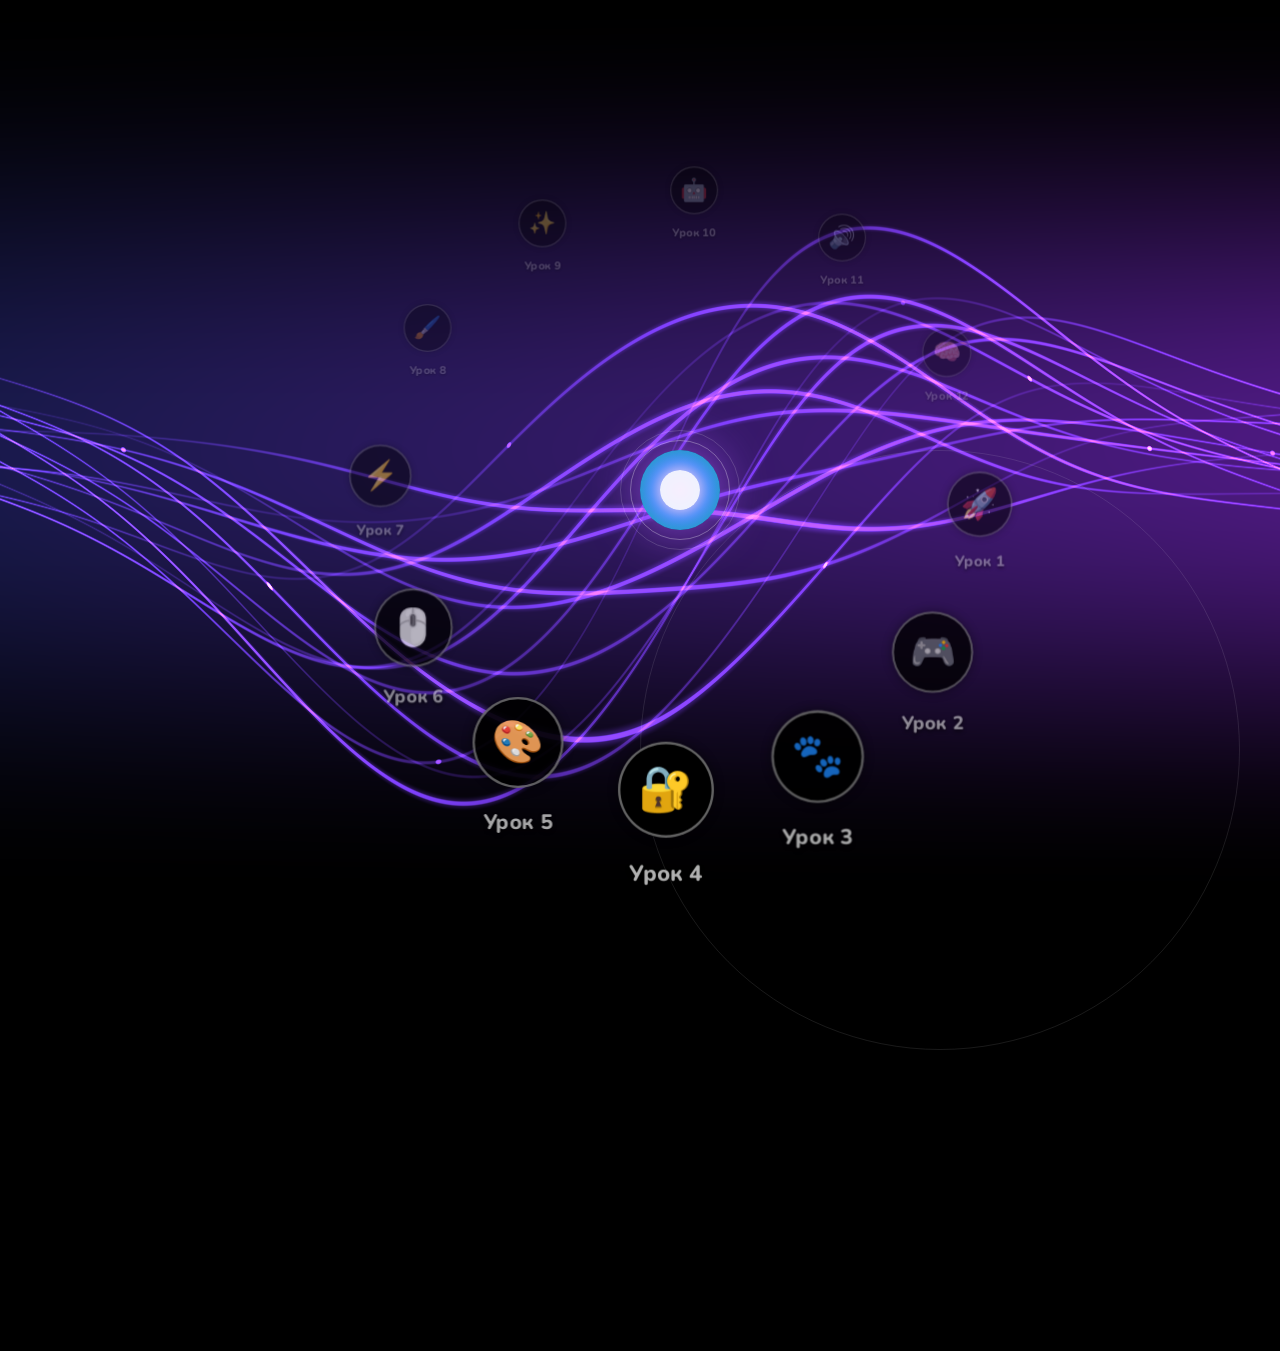
<file: index.html>
<!DOCTYPE html>
<html lang="ru">
<head>
    <meta charset="UTF-8">
    <meta name="viewport" content="width=device-width, initial-scale=1.0">
    <title>C# Курс — Орбитальный Каталог Уроков</title>
    <link rel="stylesheet" href="style.css">
    
    <style>
        body { margin: 0; overflow: hidden; background: #000; font-family: 'Nunito', sans-serif; color: white; display: block; height: 100vh; width: 100vw; }
        
        /* WebGL Шейдер Фон на весь экран */
        .shader-bg { position: fixed; inset: 0; width: 100vw; height: 100vh; pointer-events: none; z-index: 0; opacity: 1; }

        /* Оболочка для интерфейса (по центру) */
        #ui-layer { position: absolute; z-index: 10; top: 0; left: 0; width: 100vw; height: 100vh; display: flex; flex-direction: column; justify-content: center; align-items: center; pointer-events: none; }
        
        /* Разрешаем клики внутри UI */
        #ui-layer > * { pointer-events: auto; }

        /* Ядро по центру */
        .core-pulse { position: absolute; width: 80px; height: 80px; border-radius: 50%; background: radial-gradient(circle, #a855f7, #3b82f6, #14b8a6); z-index: 10; display: flex; align-items: center; justify-content: center; box-shadow: 0 0 50px rgba(168, 85, 247, 0.8); }
        .core-pulse::before, .core-pulse::after { content: ''; position: absolute; border-radius: 50%; border: 1px solid rgba(255,255,255,0.3); animation: ping 2s cubic-bezier(0,0,0.2,1) infinite; }
        .core-pulse::before { width: 100px; height: 100px; }
        .core-pulse::after { width: 120px; height: 120px; animation-delay: 0.5s; opacity: 0.5; }
        .core-inner { width: 40px; height: 40px; background: rgba(255,255,255,0.9); border-radius: 50%; box-shadow: 0 0 20px #fff; }

        /* Орбитальное кольцо */
        .orbit-ring { position: absolute; width: 600px; height: 600px; border-radius: 50%; border: 1px solid rgba(255,255,255,0.1); }

        /* Элемент урока (Узел) */
        .node { position: absolute; cursor: pointer; display: flex; flex-direction: column; align-items: center; justify-content: center; } /* Убрали transition, он мешает JS анимации */
        .node-icon-wrap { width: 80px; height: 80px; border-radius: 50%; background: #000; color: #fff; border: 2px solid rgba(255,255,255,0.4); display: flex; align-items: center; justify-content: center; font-size: 2.3rem; transition: all 0.3s cubic-bezier(0.25, 1, 0.5, 1); position: relative; z-index: 2; box-shadow: 0 0 10px rgba(0,0,0,0.5); }
        .node:hover .node-icon-wrap { border-color: #fff; transform: scale(1.15); box-shadow: 0 0 20px rgba(255,255,255,0.4); background: rgba(255,255,255,0.1); }
        .node.active .node-icon-wrap { background: #fff; color: #000; border-color: #fff; transform: scale(1.3); box-shadow: 0 0 30px rgba(255,255,255,0.8); }
        
        .node-label { position: absolute; top: 95px; white-space: nowrap; font-size: 1.15rem; font-weight: 800; color: rgba(255,255,255,0.7); transition: all 0.3s; text-shadow: 0 2px 4px rgba(0,0,0,0.8); pointer-events: none; }
        .node.active .node-label { color: #fff; transform: scale(1.1); top: 105px; text-shadow: 0 0 10px rgba(255,255,255,0.5); }

        /* Всплывающая карточка активного урока */
        .card-popup { position: absolute; top: 150px; left: 50%; transform: translateX(-50%); width: 420px; background: rgba(10, 10, 15, 0.90); backdrop-filter: blur(16px); border: 1px solid rgba(255,255,255,0.2); border-radius: 16px; padding: 30px; box-shadow: 0 15px 40px rgba(0,0,0,0.5), 0 0 20px rgba(255,255,255,0.05); opacity: 0; pointer-events: none; transition: all 0.4s cubic-bezier(0.25, 1, 0.5, 1); z-index: 100; display: flex; flex-direction: column; gap: 16px; text-align: left; }
        .node.active .card-popup { opacity: 1; pointer-events: auto; }
        .card-popup::before { content: ''; position: absolute; top: -14px; left: 50%; transform: translateX(-50%); width: 1px; height: 14px; background: rgba(255,255,255,0.5); }

        /* Кнопка закрытия карточки */
        .popup-close { position: absolute; top: 16px; right: 16px; width: 30px; height: 30px; background: rgba(255,255,255,0.05); border: 1px solid rgba(255,255,255,0.2); border-radius: 50%; color: #fff; display: flex; align-items: center; justify-content: center; font-size: 18px; font-weight: bold; cursor: pointer; transition: 0.2s; z-index: 10; padding: 0; }
        .popup-close:hover { background: rgba(255, 61, 104, 0.2); border-color: #ff3d68; color: #ff3d68; transform: scale(1.1); }

        .card-tag { display: inline-block; background: #fff; color: #000; font-size: 0.8rem; font-weight: 900; padding: 6px 14px; border-radius: 100px; letter-spacing: 1px; width: fit-content; text-transform: uppercase; }
        .card-title { font-size: 1.6rem; font-weight: 900; margin: 0; line-height: 1.2; }
        .card-desc { font-size: 1.05rem; color: rgba(255,255,255,0.85); line-height: 1.6; margin: 0; }
        
        /* Кнопки как в shadcn React, но БОЛЬШЕ и ЯРЧЕ */
        .btns-row { display: flex; gap: 14px; margin-top: 14px; flex-wrap: wrap; }
        
        .card-btn { background: rgba(255,255,255,0.15); border: 1px solid rgba(255,255,255,0.6); border-radius: 12px; padding: 16px 22px; color: #fff; font-size: 1.15rem; font-weight: 900; cursor: pointer; transition: all 0.3s cubic-bezier(0.34, 1.56, 0.64, 1); text-decoration: none; text-align: center; flex: 1; display: flex; align-items: center; justify-content: center; gap: 8px; box-shadow: 0 4px 10px rgba(0,0,0,0.3); }
        .card-btn:hover { background: rgba(255,255,255,0.3); transform: translateY(-3px); box-shadow: 0 6px 15px rgba(255,255,255,0.4); }
        .card-btn:active { transform: scale(0.95); }
        
        .card-btn.primary { background: linear-gradient(135deg, #949cff, #ff3d68); border: none; color: #fff; text-shadow: 0 1px 2px rgba(0,0,0,0.4); box-shadow: 0 6px 20px rgba(255, 61, 104, 0.6); }
        .card-btn.primary:hover { background: linear-gradient(135deg, #a3aaff, #ff577b); box-shadow: 0 8px 30px rgba(255, 61, 104, 0.9); }

        /* Всплывающее уведомление (Toast) */
        #toast { position: fixed; bottom: 30px; left: 50%; transform: translate(-50%, 100px); background: rgba(13,15,26,0.95); backdrop-filter: blur(10px); border: 2px solid #00ffb3; color: #00ffb3; font-weight: 800; font-size: 0.95rem; padding: 14px 28px; border-radius: 100px; z-index: 10000; opacity: 0; transition: all 0.4s cubic-bezier(0.34,1.56,0.64,1); pointer-events: none; box-shadow: 0 10px 40px rgba(0,255,179,0.3); }
        #toast.show { transform: translate(-50%, 0); opacity: 1; }

        @keyframes ping { 75%, 100% { transform: scale(2.5); opacity: 0; } }

        /* Адаптивность для мобильных */
        @media (max-width: 1024px) {
            body { overflow-y: auto; overflow-x: hidden; }
            #ui-layer { width: 100%; height: 100vh; position: relative; }
            .shader-bg { position: fixed; inset: 0; width: 100vw; height: 100vh; opacity: 0.6; }
            .orbit-ring { display: none; } /* скрываем статичное кольцо для мобилок, чтобы не было скролла */
        }
        @media (max-width: 768px) {
            .node-icon-wrap { width: 56px; height: 56px; font-size: 1.5rem; }
            .node-label { font-size: 0.9rem; top: 65px; }
            .node.active .node-label { top: 75px; }
            .card-popup { width: 90vw; padding: 20px; top: 110px; gap: 12px; }
            .card-title { font-size: 1.3rem; padding-right: 20px; }
            .card-desc { font-size: 0.95rem; }
            .btns-row { flex-direction: column; gap: 10px; }
            .card-btn { padding: 12px 14px; font-size: 1rem; }
            .core-pulse { width: 50px; height: 50px; }
            .core-pulse::before { width: 70px; height: 70px; }
            .core-pulse::after { width: 85px; height: 85px; }
        }
    </style>
</head>
<body>
    <canvas id="shader-bg" class="shader-bg"></canvas>

    <div id="ui-layer">
        <div id="app">
            <div id="orbit-container">
                <div class="core-pulse"><div class="core-inner"></div></div>
                <div class="orbit-ring"></div>
                <!-- Узлы уроков генерируются через JS -->
            </div>
        </div>
    </div>

    <div id="toast">✅ Анонс скопирован!</div>

    <script>
        const lessons = [
            { id: 1, icon: '🚀', title: 'Урок 1: Первый запуск C#', desc: '🔹 Установка и настройка Visual Studio<br>🔹 Создание первого проекта на C#<br>🔹 Вывод текста через Console.WriteLine<br>🔹 Переменные, типы данных и условия if', link: 'урок 1/Урок1.html' },
            { id: 2, icon: '🎮', title: 'Урок 2: Угадайка 2.0', desc: '🔹 Изучение цикла while (повтор действий)<br>🔹 Создание игры «Угадай число»<br>🔹 Добавление счётчика попыток<br>🔹 Введение уровней сложности', link: 'урок 2/Урок2.html' },
            { id: 3, icon: '🐾', title: 'Урок 3: Питомец Тамагочи', desc: '🔹 Знакомство с ООП (классы и объекты)<br>🔹 Создание класса виртуального питомца<br>🔹 Добавление действий: кормить, играть<br>🔹 Разработка игрового цикла', link: 'урок 3/Урок3.html' },
            { id: 4, icon: '🔐', title: 'Урок 4: Хакерский сейф', desc: '🔹 Проектирование программы-сейфа<br>🔹 Генерация секретного кода<br>🔹 Написание алгоритма проверки ввода<br>🔹 Эффект «блокировки системы»', link: 'урок 4/Урок4.html' },
            { id: 5, icon: '🎨', title: 'Урок 5: AI-Галерея', desc: '🔹 Знакомство с Windows Forms<br>🔹 Добавление изображений через PictureBox<br>🔹 Управление файлами и массивами данных<br>🔹 Переключение изображений по кнопке', link: 'урок 5/Урок5.html' },
            { id: 6, icon: '🖱️', title: 'Урок 6: Кликер PRO', desc: '🔹 Создание игры-кликера с системой очков<br>🔹 Обработка событий нажатия кнопок<br>🔹 Внедрение системы улучшений (апгрейдов)<br>🔹 Написание автокликера через Timer', link: 'урок 6/Урок6.html' },
            { id: 7, icon: '⚡', title: 'Урок 7: Реакшн-тест', desc: '🔹 Разработка игры «Тест на реакцию»<br>🔹 Случайное появление сигнала-индикатора<br>🔹 Засекание времени через Stopwatch<br>🔹 Расчет скорости реакции', link: 'урок 7/Урок7.html' },
            { id: 8, icon: '🖌️', title: 'Урок 8: Mini-Paint', desc: '🔹 Создание визуального редактора<br>🔹 Рисование курсором мыши по экрану<br>🔹 Использование компонентов Graphics и Pen<br>🔹 Добавление палитры цветов', link: 'урок 8/Урок8.html' },
            { id: 9, icon: '✨', title: 'Урок 9: AI-Ассистент', desc: '🔹 Интеграция с нейросетью DeepSeek<br>🔹 Разбор API и интернет-запросов<br>🔹 Расшифровка ответов в формате JSON<br>🔹 Вывод данных нейросети в программу', link: 'урок 9/Урок9.html' },
            { id: 10, icon: '🤖', title: 'Урок 10: Telegram-бот', desc: '🔹 Создание бота в панели BotFather<br>🔹 Настройка библиотеки Telegram.Bot<br>🔹 Связь бота с ИИ-моделью DeepSeek<br>🔹 Добавление хэндлеров для команд', link: 'урок 10/Урок10.html' },
            { id: 11, icon: '🔊', title: 'Урок 11: Звуковая панель', desc: '🔹 Работа со звуковыми дорожками<br>🔹 Воспроизведение через библиотеку System.Media<br>🔹 Подготовка файлов формата .wav<br>🔹 Сборка готового приложения в формате .exe', link: 'урок 11/Урок11.html' },
            { id: 12, icon: '🧠', title: 'Урок 12: AI-разработчик', desc: '🔹 Создание нескольких 2D-игр<br>🔹 Проектирование архитектуры игры<br>🔹 Написание правильных промптов для нейросети<br>🔹 Тестирование и дебаггинг кода через AI', link: 'урок 12/Урок12.html' }
        ];

        const announcements = {
            1: `Добрый вечер, уважаемые родители! 🌟\n\nЗавтра у ребят — первый урок нового модуля по C#, где они сделают свой первый настоящий запуск программы 💻🚀\n\n🔹 Что будем делать на уроке:\n• Установим и настроим Visual Studio\n• Создадим первый проект на C#\n• Научимся выводить текст через Console.WriteLine\n• Разберём переменные и типы данных (string, int, bool)\n• Познакомимся с условиями if\n• Сделаем мини-проект — генератор IQ 😄\n\n🔸 Что это даст детям:\n• Понимание основ программирования\n• Первый рабочий код, написанный самостоятельно\n• Уверенность в работе с новой средой разработки\n\nС уважением,\n_____ тьютор KIBERone 👨‍💻💛`,
            2: `Добрый вечер, уважаемые родители! 🌟\n\nНа следующем занятии у ребят — уже полноценная мини-игра на C# 🎮\n\n🔹 Что будем делать на уроке:\n• Повторим переменные, условия и Random\n• Изучим цикл while (повтор действий)\n• Сделаем игру «Угадай число»\n• Добавим счётчик попыток\n• Введём уровни сложности\n\n🔸 Что это даст детям:\n• Понимание, как работает игровая логика\n• Навык создания циклов и повторяющихся действий\n• Первый опыт создания интерактивной игры\n\nС уважением,\n_____ тьютор KIBERone 👨‍💻💛`,
            3: `Добрый вечер, уважаемые родители! 🌟\n\nНа занятии ребята создадут своего виртуального питомца 🐾\n\n🔹 Что будем делать на уроке:\n• Познакомимся с ООП (классы и объекты)\n• Создадим класс питомца (Pet)\n• Добавим действия: кормить, играть и т.д.\n• Сделаем игровой цикл\n• Управляем питомцем через команды\n\n🔸 Что это даст детям:\n• Понимание более «взрослого» программирования\n• Навык создания собственных структур (классов)\n• Опыт разработки полноценной логики игры\n\nС уважением,\n_____ тьютор KIBERone 👨‍💻💛`,
            4: `Добрый вечер, уважаемые родители! 🌟\n\nНа следующем уроке ребята почувствуют себя настоящими хакерами 😎\n\n🔹 Что будем делать на уроке:\n• Создадим программу «цифровой сейф»\n• Сгенерируем секретный код\n• Реализуем проверку ввода\n• Добавим ограничение попыток\n• Сделаем эффект «блокировки системы»\n\n🔸 Что это даст детям:\n• Навык построения алгоритмов\n• Понимание логики защиты и проверки данных\n• Умение комбинировать циклы и условия\n\nС уважением,\n_____ тьютор KIBERone 👨‍💻💛`,
            5: `Добрый вечер, уважаемые родители! 🌟\n\nНа этом занятии дети выйдут на новый уровень — создадут настоящее приложение с интерфейсом 🪟\n\n🔹 Что будем делать на уроке:\n• Познакомимся с Windows Forms\n• Создадим окно приложения с кнопками\n• Добавим изображения через PictureBox\n• Научимся работать с массивами\n• Реализуем переключение картинок\n\n🔸 Что это даст детям:\n• Понимание, как создаются настоящие программы с интерфейсом\n• Навык работы с файлами и изображениями\n• Переход от консоли к полноценным приложениям\n\nС уважением,\n_____ тьютор KIBERone 👨‍💻💛`,
            6: `Добрый вечер, уважаемые родители! 🌟\n\nНа занятии ребята создадут свою первую «залипательную» игру 😄\n\n🔹 Что будем делать на уроке:\n• Сделаем игру-кликер с очками\n• Обработаем нажатия кнопок (Click)\n• Добавим систему улучшений (апгрейды)\n• Реализуем автокликер через Timer\n• Улучшим интерфейс приложения\n\n🔸 Что это даст детям:\n• Понимание событий в интерфейсе\n• Навык работы с логикой состояния (очки, бонусы)\n• Опыт создания полноценной игры\n\nС уважением,\n_____ тьютор KIBERone 👨‍💻💛`,
            7: `Добрый вечер, уважаемые родители! 🌟\n\nНа следующем занятии ребята создадут игру на реакцию — проверим, кто самый быстрый 😏⚡\n\n🔹 Что будем делать на уроке:\n• Создадим игру «Тест на реакцию»\n• Добавим таймер (Timer)\n• Сделаем случайное появление сигнала\n• Засечём время реакции игрока\n• Выведем результат на экран\n\n🔸 Что это даст детям:\n• Понимание работы времени в программах\n• Навык работы с событиями и таймерами\n• Опыт создания динамичной игры\n\nС уважением,\n_____ тьютор KIBERone 👨‍💻💛`,
            8: `Добрый вечер, уважаемые родители! 🌟\n\nНа этом занятии дети создадут своё собственное приложение для рисования 🖌️🎨\n\n🔹 Что будем делать на уроке:\n• Создадим мини-аналог Paint\n• Научимся рисовать мышкой по экрану\n• Добавим выбор цвета\n• Реализуем очистку холста\n• Улучшим интерфейс приложения\n\n🔸 Что это даст детям:\n• Понимание работы с графикой\n• Навык обработки движения мыши\n• Опыт создания интерактивных приложений\n\nС уважением,\n_____ тьютор KIBERone 👨‍💻💛`,
            9: `Добрый вечер, уважаемые родители! 🌟\n\nНа этом уроке ребята создадут собственного AI-помощника прямо внутри программы 🤖💬\n\n🔹 Что будем делать на уроке:\n• Создадим приложение с интерфейсом (WinForms)\n• Подключимся к нейросети DeepSeek через API\n• Отправим запрос и получим ответ от AI\n• Разберём формат данных JSON\n• Выведем ответы прямо в приложении\n\n🔸 Что это даст детям:\n• Понимание, как работают нейросети в реальных приложениях\n• Навык работы с API и интернет-запросами\n• Опыт создания «умных» программы\n\nС уважением,\n_____ тьютор KIBERone 👨‍💻💛`,
            10: `Добрый вечер, уважаемые родители! 🌟\n\nНа занятии ребята создадут своего Telegram-бота 😎📲\n\n🔹 Что будем делать на уроке:\n• Создадим бота через BotFather\n• Подключим библиотеку Telegram.Bot\n• Настроим получение сообщений\n• Свяжем бота с нейросетью DeepSeek\n• Добавим команды (например, /secret)\n\n🔸 Что это даст детям:\n• Понимание, как создаются реальные боты\n• Навык работы с внешними сервисами\n• Возможность сделать собственного помощника в Telegram\n\nС уважением,\n_____ тьютор KIBERone 👨‍💻💛`,
            11: `Добрый вечер, уважаемые родители! 🌟\n\nНа этом уроке дети создадут настоящее приложение со звуками 🔊🎵\n\n🔹 Что будем делать на уроке:\n• Добавим кнопки со звуками\n• Подключим библиотеку для воспроизведения аудио\n• Научимся работать с файлами (.wav)\n• Сделаем удобный интерфейс\n• Соберём приложение в .exe файл\n\n🔸 Что это даст детям:\n• Понимание работы со звуком в программах\n• Навык подготовки файлов для проекта\n• Опыт создания готового приложения\n\nС уважением,\n_____ тьютор KIBERone 👨‍💻💛`,
            12: `Добрый вечер, уважаемые родители! 🌟\n\nФинальный урок модуля — дети станут настоящими AI-разработчиками 🚀🤖\n\n🔹 Что будем делать на уроке:\n• Придумаем идею игры\n• Сгенерируем код с помощью нейросети DeepSeek\n• Вставим код в проект и запустим\n• Исправим ошибки через AI\n• Создадим несколько мини-игр (Змейка, Арканоид и др.)\n\n🔸 Что это даст детям:\n• Понимание современного подхода к разработке с AI\n• Навык работы с промптами\n• Умение быстро создавать собственные проекты\n\nС уважением,\n_____ тьютор KIBERone 👨‍💻💛`
        };

        const container = document.getElementById('orbit-container');
        // Адаптивный радиус для мобильных
        let RADIUS = window.innerWidth < 1024 ? 160 : 300;
        let ring = document.querySelector('.orbit-ring');
        if (ring) {
            ring.style.display = window.innerWidth < 1024 ? 'none' : 'block';
            ring.style.width = RADIUS * 2 + 'px';
            ring.style.height = RADIUS * 2 + 'px';
        }

        window.addEventListener('resize', () => {
            RADIUS = window.innerWidth < 1024 ? 160 : 300;
            if (ring) {
                ring.style.display = window.innerWidth < 1024 ? 'none' : 'block';
                ring.style.width = RADIUS * 2 + 'px';
                ring.style.height = RADIUS * 2 + 'px';
            }
            updatePositions();
        });

        let globalRotation = 0;
        let activeNodeId = null;
        let autoRotate = true;
        
        const nodeEls = {};

        // Отрисовка планет (уроков)
        lessons.forEach((l, i) => {
            const el = document.createElement('div');
            el.className = 'node';
            
            el.innerHTML = `
                <div class="node-icon-wrap">${l.icon}</div>
                <div class="node-label">Урок ${l.id}</div>
                <div class="card-popup" onclick="event.stopPropagation()">
                    <button class="popup-close" onclick="closePopup(event)">&times;</button>
                    <div class="card-tag">УРОК C#</div>
                    <h3 class="card-title">${l.title}</h3>
                    <p class="card-desc">${l.desc}</p>
                    <div class="btns-row">
                        <a href="${l.link}" target="_blank" class="card-btn" onclick="event.stopPropagation()">📖 Открыть</a>
                        <button class="card-btn primary" onclick="copyAnn(event, ${l.id}, this)">📋 Анонс</button>
                    </div>
                </div>
            `;
            
            // Клик по планете -> открыть карточку
            el.onclick = (e) => {
                e.stopPropagation();
                if(activeNodeId === l.id) {
                    activeNodeId = null;
                    autoRotate = true;
                    el.classList.remove('active');
                } else {
                    if(activeNodeId) nodeEls[activeNodeId].classList.remove('active');
                    activeNodeId = l.id;
                    autoRotate = false;
                    el.classList.add('active');
                    
                    // Поворачиваем активный урок ВВЕРХ по центру орбиты (270 градусов)
                    // Теперь карточка падает вниз прямо по центру и не уходит за край экрана!
                    const nodeIndex = i;
                    const targetAngle = (nodeIndex / lessons.length) * 360;
                    globalRotation = 270 - targetAngle; 
                    updatePositions();
                }
            };
            
            nodeEls[l.id] = el;
            container.appendChild(el);
        });

        // Клик в любом другом месте закрывает карточку
        document.getElementById('app').onclick = (e) => {
            if(e.target === document.getElementById('app') || e.target === container) {
                if(activeNodeId) nodeEls[activeNodeId].classList.remove('active');
                activeNodeId = null;
                autoRotate = true;
            }
        };

        // Обновление позиций по окружности
        function updatePositions() {
            lessons.forEach((l, i) => {
                const angle = ((i / lessons.length) * 360 + globalRotation) % 360;
                const radian = angle * Math.PI / 180;
                const x = RADIUS * Math.cos(radian);
                const y = RADIUS * Math.sin(radian);
                
                // Чтобы имитировать 3D наклон, используем sin для z-индекса (глубины) и масштаба
                const z = Math.round(100 + 50 * Math.sin(radian));
                const scale = Math.max(0.6, Math.min(1.2, 0.8 + 0.4 * Math.sin(radian)));
                const opacity = Math.max(0.3, Math.min(1, 0.5 + 0.5 * Math.sin(radian)));
                
                const el = nodeEls[l.id];
                
                // Фикс мерцания: CSS анимация включается только когда мы кликнули (остановили вращение JS)
                el.style.transition = autoRotate ? 'none' : 'all 0.5s cubic-bezier(0.25, 1, 0.5, 1)';

                if(activeNodeId === l.id) {
                    // Возвышаем активную карточку поверх всего
                    el.style.transform = `translate(${x}px, ${y}px) scale(1.1)`;
                    el.style.zIndex = 1000;
                    el.style.opacity = 1;
                } else {
                    el.style.transform = `translate(${x}px, ${y}px) scale(${scale})`;
                    el.style.zIndex = z;
                    el.style.opacity = opacity; // Планеты больше не пропадают!
                }
            });
        }

        // Анимационный цикл
        function animate() {
            if(autoRotate) {
                globalRotation += 0.15; // Скорость вращения
                updatePositions();
            }
            requestAnimationFrame(animate);
        }
        
        updatePositions();
        animate();

        // Логика закрытия карточки по крестику
        window.closePopup = function(e) {
            e.stopPropagation();
            if(activeNodeId) nodeEls[activeNodeId].classList.remove('active');
            activeNodeId = null;
            autoRotate = true;
        };

        // Логика кнопки копирования как в shadcn React с анимацией
        window.copyAnn = function(e, id, btn) {
            e.stopPropagation();
            navigator.clipboard.writeText(announcements[id]).then(() => {
                const toast = document.getElementById('toast');
                toast.classList.add('show');
                
                const originalText = btn.innerHTML;
                btn.innerHTML = '✅ Скопировано!';
                btn.style.background = 'linear-gradient(135deg, rgba(0, 255, 179, 0.4), rgba(0, 255, 179, 0.2))';
                btn.style.boxShadow = '0 0 20px rgba(0, 255, 179, 0.5)';
                btn.style.borderColor = '#00ffb3';

                setTimeout(() => {
                    toast.classList.remove('show');
                    btn.innerHTML = originalText;
                    btn.style.background = '';
                    btn.style.boxShadow = '';
                    btn.style.borderColor = '';
                }, 2500);
            });
        };

        // WebGL Shader Background Logic
        (function() {
            const canvas = document.getElementById('shader-bg');
            if (!canvas) return;
            const gl = canvas.getContext('webgl');
            if (!gl) { console.warn('WebGL not supported.'); return; }

            const vsSource = `
                attribute vec4 aVertexPosition;
                void main() { gl_Position = aVertexPosition; }
            `;

            const fsSource = `
                precision highp float;
                uniform vec2 iResolution;
                uniform float iTime;

                const float overallSpeed = 0.2;
                const float gridSmoothWidth = 0.015;
                const float axisWidth = 0.05;
                const float majorLineWidth = 0.025;
                const float minorLineWidth = 0.0125;
                const float majorLineFrequency = 5.0;
                const float minorLineFrequency = 1.0;
                const vec4 gridColor = vec4(0.5);
                const float scale = 5.0;
                const vec4 lineColor = vec4(0.4, 0.2, 0.8, 1.0);
                const float minLineWidth = 0.01;
                const float maxLineWidth = 0.2;
                const float lineSpeed = 1.0 * overallSpeed;
                const float lineAmplitude = 1.0;
                const float lineFrequency = 0.2;
                const float warpSpeed = 0.2 * overallSpeed;
                const float warpFrequency = 0.5;
                const float warpAmplitude = 1.0;
                const float offsetFrequency = 0.5;
                const float offsetSpeed = 1.33 * overallSpeed;
                const float minOffsetSpread = 0.6;
                const float maxOffsetSpread = 2.0;

                #define drawCircle(pos, radius, coord) smoothstep(radius + gridSmoothWidth, radius, length(coord - (pos)))
                #define drawSmoothLine(pos, halfWidth, t) smoothstep(halfWidth, 0.0, abs(pos - (t)))
                #define drawCrispLine(pos, halfWidth, t) smoothstep(halfWidth + gridSmoothWidth, halfWidth, abs(pos - (t)))
                #define drawPeriodicLine(freq, width, t) drawCrispLine(freq / 2.0, width, abs(mod(t, freq) - (freq) / 2.0))

                float drawGridLines(float axis) {
                    return drawCrispLine(0.0, axisWidth, axis) + drawPeriodicLine(majorLineFrequency, majorLineWidth, axis) + drawPeriodicLine(minorLineFrequency, minorLineWidth, axis);
                }

                float drawGrid(vec2 space) {
                    return min(1.0, drawGridLines(space.x) + drawGridLines(space.y));
                }

                float random(float t) {
                    return (cos(t) + cos(t * 1.3 + 1.3) + cos(t * 1.4 + 1.4)) / 3.0;
                }

                float getPlasmaY(float x, float horizontalFade, float offset) {
                    return random(x * lineFrequency + iTime * lineSpeed) * horizontalFade * lineAmplitude + offset;
                }

                void main() {
                    vec2 fragCoord = gl_FragCoord.xy;
                    vec4 fragColor;
                    vec2 uv = fragCoord.xy / iResolution.xy;
                    vec2 space = (fragCoord - iResolution.xy / 2.0) / iResolution.x * 2.0 * scale;

                    float horizontalFade = 1.0 - (cos(uv.x * 6.28) * 0.5 + 0.5);
                    float verticalFade = 1.0 - (cos(uv.y * 6.28) * 0.5 + 0.5);

                    space.y += random(space.x * warpFrequency + iTime * warpSpeed) * warpAmplitude * (0.5 + horizontalFade);
                    space.x += random(space.y * warpFrequency + iTime * warpSpeed + 2.0) * warpAmplitude * horizontalFade;

                    vec4 lines = vec4(0.0);
                    vec4 bgColor1 = vec4(0.1, 0.1, 0.3, 1.0);
                    vec4 bgColor2 = vec4(0.3, 0.1, 0.5, 1.0);

                    for(int l = 0; l < 16; l++) {
                        float normalizedLineIndex = float(l) / 16.0;
                        float offsetTime = iTime * offsetSpeed;
                        float offsetPosition = float(l) + space.x * offsetFrequency;
                        float rand = random(offsetPosition + offsetTime) * 0.5 + 0.5;
                        float halfWidth = mix(minLineWidth, maxLineWidth, rand * horizontalFade) / 2.0;
                        float offset = random(offsetPosition + offsetTime * (1.0 + normalizedLineIndex)) * mix(minOffsetSpread, maxOffsetSpread, horizontalFade);
                        float linePosition = getPlasmaY(space.x, horizontalFade, offset);
                        float line = drawSmoothLine(linePosition, halfWidth, space.y) / 2.0 + drawCrispLine(linePosition, halfWidth * 0.15, space.y);

                        float circleX = mod(float(l) + iTime * lineSpeed, 25.0) - 12.0;
                        vec2 circlePosition = vec2(circleX, getPlasmaY(circleX, horizontalFade, offset));
                        float circle = drawCircle(circlePosition, 0.01, space) * 4.0;

                        line = line + circle;
                        lines += line * lineColor * rand;
                    }

                    fragColor = mix(bgColor1, bgColor2, uv.x);
                    fragColor *= verticalFade;
                    fragColor.a = 1.0;
                    fragColor += lines;

                    gl_FragColor = fragColor;
                }
            `;

            function loadShader(gl, type, source) {
                const shader = gl.createShader(type);
                gl.shaderSource(shader, source);
                gl.compileShader(shader);
                if (!gl.getShaderParameter(shader, gl.COMPILE_STATUS)) {
                    console.error('Shader error: ', gl.getShaderInfoLog(shader));
                    gl.deleteShader(shader);
                    return null;
                }
                return shader;
            }

            const vertexShader = loadShader(gl, gl.VERTEX_SHADER, vsSource);
            const fragmentShader = loadShader(gl, gl.FRAGMENT_SHADER, fsSource);

            const shaderProgram = gl.createProgram();
            gl.attachShader(shaderProgram, vertexShader);
            gl.attachShader(shaderProgram, fragmentShader);
            gl.linkProgram(shaderProgram);

            const positionBuffer = gl.createBuffer();
            gl.bindBuffer(gl.ARRAY_BUFFER, positionBuffer);
            const positions = [-1.0, -1.0, 1.0, -1.0, -1.0, 1.0, 1.0, 1.0];
            gl.bufferData(gl.ARRAY_BUFFER, new Float32Array(positions), gl.STATIC_DRAW);

            const programInfo = {
                program: shaderProgram,
                attribLocations: { vertexPosition: gl.getAttribLocation(shaderProgram, 'aVertexPosition') },
                uniformLocations: { resolution: gl.getUniformLocation(shaderProgram, 'iResolution'), time: gl.getUniformLocation(shaderProgram, 'iTime') },
            };

            function resizeCanvas() {
                canvas.width = window.innerWidth;
                canvas.height = window.innerHeight;
                gl.viewport(0, 0, canvas.width, canvas.height);
            }
            window.addEventListener('resize', resizeCanvas);
            resizeCanvas();

            let startTime = Date.now();
            function render() {
                const currentTime = (Date.now() - startTime) / 1000;
                gl.useProgram(programInfo.program);
                gl.uniform2f(programInfo.uniformLocations.resolution, canvas.width, canvas.height);
                gl.uniform1f(programInfo.uniformLocations.time, currentTime);

                gl.bindBuffer(gl.ARRAY_BUFFER, positionBuffer);
                gl.vertexAttribPointer(programInfo.attribLocations.vertexPosition, 2, gl.FLOAT, false, 0, 0);
                gl.enableVertexAttribArray(programInfo.attribLocations.vertexPosition);

                gl.drawArrays(gl.TRIANGLE_STRIP, 0, 4);
                requestAnimationFrame(render);
            }
            requestAnimationFrame(render);
        })();
    </script>
</body>
</html>
</file>
<file: style.css>
@import url('https://fonts.googleapis.com/css2?family=JetBrains+Mono:wght@400;700&family=Nunito:wght@400;600;700;800;900&display=swap');

/* ══════════════════════════════════════════
   KIBER ONE — SHARED LESSON STYLES
   Структура файлов:
   style.css          ← этот файл (одна папка выше)
   урок3/урок3.html
   урок4/урок4.html
   картинки/4.1.png
   ══════════════════════════════════════════ */

:root {
    --bg: #0d0f1a;
    --bg2: #12152a;
    --bg3: #1a1f38;
    --card: #1e2340;
    --border: #2a3060;
    --pink: #ff3d68;
    --purple: #949cff;
    --cyan: #00e5ff;
    --green: #00ffb3;
    --yellow: #ffe066;
    --white: #eef0ff;
    --muted: #6b7ab5;
    --text: #c5caf0;

    --glow-pink: 0 0 20px rgba(255, 61, 104, 0.4);
    --glow-purple: 0 0 20px rgba(148, 156, 255, 0.4);
    --glow-cyan: 0 0 20px rgba(0, 229, 255, 0.3);

    --sidebar-w: 240px;
    --radius: 14px;
    --radius-lg: 20px;
}

/* ── RESET ── */
*,
*::before,
*::after {
    box-sizing: border-box;
    margin: 0;
    padding: 0;
}

html {
    scroll-behavior: smooth;
    font-size: 16px;
}

body {
    background: var(--bg);
    font-family: 'Nunito', sans-serif;
    color: var(--white);
    min-height: 100vh;
    overflow-x: hidden;
    line-height: 1.6;
}

/* ── SCROLL PROGRESS BAR ── */
#progress-bar {
    position: fixed;
    top: 0;
    left: 0;
    height: 4px;
    background: linear-gradient(90deg, var(--pink), var(--purple), var(--cyan));
    width: 0%;
    z-index: 9999;
    box-shadow: 0 0 10px var(--pink);
    transition: width 0.1s linear;
}

/* ── PARTICLES ── */
#particles {
    position: fixed;
    inset: 0;
    pointer-events: none;
    z-index: 0;
    overflow: hidden;
}

.particle {
    position: absolute;
    border-radius: 50%;
    opacity: 0.15;
    animation: float-up linear infinite;
}

@keyframes float-up {
    from {
        transform: translateY(110vh) rotate(0deg);
        opacity: 0.2;
    }

    to {
        transform: translateY(-10vh) rotate(720deg);
        opacity: 0;
    }
}

/* ── SIDEBAR ── */
#sidebar {
    position: fixed;
    left: 0;
    top: 0;
    bottom: 0;
    width: var(--sidebar-w);
    background: rgba(13, 15, 26, 0.97);
    backdrop-filter: blur(20px);
    border-right: 1px solid var(--border);
    z-index: 200;
    display: flex;
    flex-direction: column;
    padding: 24px 0 0;
    transition: transform 0.3s cubic-bezier(.4, 0, .2, 1);
}

.sidebar-logo {
    padding: 0 20px 20px;
    border-bottom: 1px solid var(--border);
    margin-bottom: 12px;
}

.sidebar-logo .k {
    color: var(--pink);
    font-weight: 900;
    font-size: 1.2rem;
    letter-spacing: -0.5px;
}

.sidebar-logo .t {
    color: var(--muted);
    font-size: 0.72rem;
    font-weight: 700;
    letter-spacing: 1.5px;
    display: block;
    margin-top: 3px;
    text-transform: uppercase;
}

.nav-item {
    display: flex;
    align-items: center;
    gap: 10px;
    padding: 10px 20px;
    color: var(--muted);
    text-decoration: none;
    font-size: 0.83rem;
    font-weight: 700;
    border-left: 3px solid transparent;
    transition: all 0.2s;
    cursor: pointer;
    white-space: nowrap;
    overflow: hidden;
}

.nav-item:hover,
.nav-item.active {
    color: var(--white);
    background: rgba(148, 156, 255, 0.08);
    border-left-color: var(--purple);
}

.nav-emoji {
    font-size: 1rem;
    width: 22px;
    text-align: center;
    flex-shrink: 0;
}

.nav-dot {
    margin-left: auto;
    width: 7px;
    height: 7px;
    border-radius: 50%;
    background: var(--purple);
    flex-shrink: 0;
    opacity: 0;
    transition: opacity 0.2s;
}

.nav-item.active .nav-dot {
    opacity: 1;
}

.sidebar-footer {
    margin-top: auto;
    padding: 16px 20px;
    border-top: 1px solid var(--border);
    font-size: 0.73rem;
    color: var(--muted);
    font-weight: 700;
    line-height: 1.6;
}

.sidebar-footer span {
    color: var(--pink);
}

/* ── MOBILE MENU TOGGLE ── */
#menu-toggle {
    display: none;
    position: fixed;
    top: 14px;
    left: 14px;
    z-index: 300;
    background: var(--card);
    border: 1px solid var(--border);
    color: var(--white);
    width: 44px;
    height: 44px;
    border-radius: 12px;
    font-size: 1.3rem;
    cursor: pointer;
    align-items: center;
    justify-content: center;
    box-shadow: 0 4px 16px rgba(0, 0, 0, 0.4);
}

#sidebar-overlay {
    display: none;
    position: fixed;
    inset: 0;
    background: rgba(0, 0, 0, 0.5);
    z-index: 150;
}

/* ── MAIN LAYOUT ── */
#main {
    margin-left: var(--sidebar-w);
    min-height: 100vh;
    position: relative;
    z-index: 1;
    display: flex;
    flex-direction: column;
}

/* ── HERO ── */
.hero {
    background: linear-gradient(135deg, #0d0f1a 0%, #1a0d2e 45%, #0a1628 100%);
    padding: 72px 56px 52px;
    position: relative;
    overflow: hidden;
    border-bottom: 1px solid var(--border);
}

.hero::before {
    content: '';
    position: absolute;
    width: 700px;
    height: 700px;
    border-radius: 50%;
    background: radial-gradient(circle, rgba(148, 156, 255, 0.1) 0%, transparent 70%);
    top: -250px;
    right: -150px;
    pointer-events: none;
}

.hero::after {
    content: '';
    position: absolute;
    width: 500px;
    height: 500px;
    border-radius: 50%;
    background: radial-gradient(circle, rgba(255, 61, 104, 0.07) 0%, transparent 70%);
    bottom: -200px;
    left: 80px;
    pointer-events: none;
}

.hero-badge {
    display: inline-flex;
    align-items: center;
    gap: 8px;
    background: rgba(148, 156, 255, 0.12);
    border: 1px solid rgba(148, 156, 255, 0.3);
    border-radius: 100px;
    padding: 5px 16px;
    font-size: 0.76rem;
    font-weight: 800;
    color: var(--purple);
    letter-spacing: 1.5px;
    margin-bottom: 20px;
    text-transform: uppercase;
}

.hero h1 {
    font-size: clamp(1.8rem, 4vw, 3rem);
    font-weight: 900;
    line-height: 1.1;
    margin-bottom: 14px;
}

.hero h1 .line1 {
    color: var(--white);
    display: block;
}

.hero h1 .line2 {
    display: block;
    background: linear-gradient(90deg, var(--pink), var(--purple));
    -webkit-background-clip: text;
    -webkit-text-fill-color: transparent;
    background-clip: text;
}

.hero-desc {
    color: var(--muted);
    font-size: 1rem;
    max-width: 640px;
    line-height: 1.75;
    margin-bottom: 24px;
}

.hero-tags {
    display: flex;
    gap: 10px;
    flex-wrap: wrap;
}

.hero-tag {
    background: rgba(255, 255, 255, 0.05);
    border: 1px solid var(--border);
    border-radius: 8px;
    padding: 5px 14px;
    font-size: 0.8rem;
    font-weight: 700;
    color: var(--muted);
}

.hero-tag span {
    color: var(--purple);
    margin-right: 4px;
}

/* ── CONTENT AREA ── */
.content {
    padding: 40px 56px;
    width: 100%;
    flex: 1;
}

/* ── SECTION ── */
.section {
    margin-bottom: 52px;
    scroll-margin-top: 20px;
}

.section-title {
    display: flex;
    align-items: center;
    gap: 14px;
    margin-bottom: 24px;
    padding-bottom: 14px;
    border-bottom: 1px solid var(--border);
}

.section-num {
    width: 42px;
    height: 42px;
    background: linear-gradient(135deg, var(--pink), var(--purple));
    border-radius: 12px;
    display: flex;
    align-items: center;
    justify-content: center;
    font-size: 1.1rem;
    box-shadow: var(--glow-pink);
    flex-shrink: 0;
}

.section-title h2 {
    font-size: 1.35rem;
    font-weight: 900;
    color: var(--white);
}

/* ── GENERAL TEXT ── */
.prose {
    color: var(--text);
    font-size: 0.96rem;
    line-height: 1.8;
    margin-bottom: 16px;
}

.prose strong {
    color: var(--white);
}

.prose+.prose {
    margin-top: 4px;
}

/* ── ACCORDION (questions) ── */
.q-group {
    margin-bottom: 12px;
}

.q-group-header {
    display: flex;
    align-items: center;
    gap: 10px;
    padding: 13px 18px;
    background: rgba(148, 156, 255, 0.07);
    border: 1px solid var(--border);
    border-radius: var(--radius);
    cursor: pointer;
    user-select: none;
    transition: all 0.2s;
    font-weight: 800;
    font-size: 0.9rem;
    color: var(--white);
}

.q-group-header:hover {
    background: rgba(148, 156, 255, 0.13);
    border-color: var(--purple);
}

.q-chevron {
    margin-left: auto;
    transition: transform 0.25s;
    font-style: normal;
    color: var(--muted);
}

.q-group-header.open .q-chevron {
    transform: rotate(180deg);
}

.q-group-body {
    display: none;
}

.q-group-body.open {
    display: block;
}

.q-item {
    display: flex;
    gap: 12px;
    align-items: flex-start;
    padding: 10px 18px;
    border-left: 2px solid var(--border);
    margin: 4px 0 4px 14px;
    color: #9aa5d8;
    font-size: 0.9rem;
    line-height: 1.65;
    transition: border-color 0.2s, color 0.2s;
}

.q-item:hover {
    border-left-color: var(--pink);
    color: var(--white);
}

.q-num {
    width: 22px;
    height: 22px;
    background: rgba(255, 61, 104, 0.18);
    color: var(--pink);
    border-radius: 6px;
    display: flex;
    align-items: center;
    justify-content: center;
    font-size: 0.7rem;
    font-weight: 900;
    flex-shrink: 0;
    margin-top: 2px;
}

/* ── CODE BLOCKS ── */
.code-wrap {
    position: relative;
    margin: 20px 0;
}

.code-header {
    display: flex;
    align-items: center;
    justify-content: space-between;
    background: #07090f;
    border: 1px solid var(--border);
    border-bottom: none;
    border-radius: var(--radius) var(--radius) 0 0;
    padding: 10px 18px;
}

.code-lang {
    font-family: 'JetBrains Mono', monospace;
    font-size: 0.74rem;
    color: var(--purple);
    font-weight: 700;
    letter-spacing: 1px;
    display: flex;
    align-items: center;
    gap: 10px;
}

.code-dots {
    display: flex;
    gap: 5px;
}

.code-dots span {
    width: 10px;
    height: 10px;
    border-radius: 50%;
}

.code-dots .d1 {
    background: #ff5f56;
}

.code-dots .d2 {
    background: #febc2e;
}

.code-dots .d3 {
    background: #28c840;
}

.copy-btn {
    background: rgba(148, 156, 255, 0.12);
    border: 1px solid rgba(148, 156, 255, 0.3);
    border-radius: 8px;
    color: var(--purple);
    padding: 5px 14px;
    font-size: 0.76rem;
    font-weight: 800;
    cursor: pointer;
    transition: all 0.2s;
    font-family: 'Nunito', sans-serif;
    display: flex;
    align-items: center;
    gap: 6px;
}

.copy-btn:hover {
    background: rgba(148, 156, 255, 0.25);
    box-shadow: var(--glow-purple);
}

.copy-btn.copied {
    background: rgba(0, 255, 179, 0.15);
    border-color: var(--green);
    color: var(--green);
}

pre.code {
    background: #06080e;
    border: 1px solid var(--border);
    border-radius: 0 0 var(--radius) var(--radius);
    padding: 22px 24px;
    overflow-x: auto;
    font-family: 'JetBrains Mono', monospace;
    font-size: 0.86rem;
    line-height: 1.9;
    color: #cdd6f4;
    tab-size: 4;
}

/* Syntax highlight */
.kw {
    color: #cba6f7;
}

.fn {
    color: #89dceb;
}

.str {
    color: #a6e3a1;
}

.num {
    color: #fab387;
}

.cm {
    color: #585b70;
    font-style: italic;
}

.cls {
    color: #f38ba8;
}

.var {
    color: #89b4fa;
}

.op {
    color: #94e2d5;
}

/* ── THEORY BOXES ── */
.theory-box {
    background: linear-gradient(135deg, rgba(148, 156, 255, 0.07), rgba(255, 61, 104, 0.04));
    border: 1px solid rgba(148, 156, 255, 0.22);
    border-radius: var(--radius);
    padding: 20px 24px;
    margin: 16px 0;
    position: relative;
    overflow: hidden;
}

.theory-box::before {
    content: '';
    position: absolute;
    left: 0;
    top: 0;
    bottom: 0;
    width: 4px;
    background: linear-gradient(180deg, var(--purple), var(--pink));
    border-radius: 4px 0 0 4px;
}

.theory-box p,
.theory-box li {
    color: var(--text);
    font-size: 0.94rem;
    line-height: 1.78;
}

.theory-box strong {
    color: var(--white);
}

.theory-box ul {
    padding-left: 20px;
    display: flex;
    flex-direction: column;
    gap: 6px;
    margin-top: 10px;
}

.info-box {
    background: rgba(0, 229, 255, 0.06);
    border: 1px solid rgba(0, 229, 255, 0.22);
    border-radius: var(--radius);
    padding: 16px 20px;
    margin: 16px 0;
    display: flex;
    gap: 14px;
    align-items: flex-start;
}

.info-box .icon {
    font-size: 1.4rem;
    flex-shrink: 0;
    margin-top: 2px;
}

.info-box p {
    color: #a8e8f0;
    font-size: 0.91rem;
    line-height: 1.7;
}

.info-box strong {
    color: var(--cyan);
}

.warn-box {
    background: rgba(255, 224, 102, 0.06);
    border: 1px solid rgba(255, 224, 102, 0.22);
    border-radius: var(--radius);
    padding: 16px 20px;
    margin: 16px 0;
    display: flex;
    gap: 14px;
    align-items: flex-start;
}

.warn-box .icon {
    font-size: 1.4rem;
    flex-shrink: 0;
}

.warn-box p {
    color: #f0dfa0;
    font-size: 0.91rem;
    line-height: 1.7;
}

.warn-box strong {
    color: var(--yellow);
}

/* ── GRIDS ── */
.grid2 {
    display: grid;
    grid-template-columns: 1fr 1fr;
    gap: 16px;
    margin: 16px 0;
}

.grid3 {
    display: grid;
    grid-template-columns: 1fr 1fr 1fr;
    gap: 14px;
    margin: 16px 0;
}

.mini-card {
    background: rgba(255, 255, 255, 0.03);
    border: 1px solid var(--border);
    border-radius: var(--radius);
    padding: 18px 20px;
    transition: border-color 0.2s;
}

.mini-card:hover {
    border-color: rgba(148, 156, 255, 0.4);
}

.mini-card h4 {
    color: var(--purple);
    font-size: 0.88rem;
    font-weight: 800;
    margin-bottom: 10px;
}

.mini-card ul {
    list-style: none;
    display: flex;
    flex-direction: column;
    gap: 7px;
}

.mini-card li {
    color: #9aa5d8;
    font-size: 0.86rem;
    line-height: 1.55;
    padding-left: 14px;
    position: relative;
}

.mini-card li::before {
    content: '▸';
    position: absolute;
    left: 0;
    color: var(--pink);
}

.mini-card strong {
    color: var(--white);
}

/* ── STEPS ── */
.steps {
    display: flex;
    flex-direction: column;
    gap: 10px;
    margin: 16px 0;
}

.step {
    display: flex;
    gap: 16px;
    align-items: flex-start;
    padding: 14px 18px;
    background: rgba(255, 255, 255, 0.02);
    border: 1px solid var(--border);
    border-radius: var(--radius);
    transition: border-color 0.2s;
}

.step:hover {
    border-color: rgba(148, 156, 255, 0.35);
}

.step-n {
    width: 30px;
    height: 30px;
    background: linear-gradient(135deg, var(--pink), var(--purple));
    border-radius: 8px;
    display: flex;
    align-items: center;
    justify-content: center;
    font-weight: 900;
    font-size: 0.85rem;
    color: #fff;
    flex-shrink: 0;
}

.step-t {
    color: #aab2e8;
    font-size: 0.9rem;
    line-height: 1.65;
}

.step-t strong {
    color: var(--white);
}

.step-t code {
    color: var(--purple);
    font-family: 'JetBrains Mono', monospace;
    font-size: 0.85rem;
}

/* ── BULLET LIST (shared) ── */
.bullet-list {
    list-style: none;
    display: flex;
    flex-direction: column;
    gap: 8px;
    margin: 12px 0;
}

.bullet-list li {
    color: var(--text);
    font-size: 0.93rem;
    line-height: 1.65;
    padding-left: 20px;
    position: relative;
}

.bullet-list li::before {
    content: '▸';
    position: absolute;
    left: 0;
    color: var(--purple);
}

.bullet-list li strong {
    color: var(--white);
}

.bullet-list li em {
    color: var(--cyan);
    font-style: normal;
}

/* ── SCREENSHOTS ── */
.shot-wrap {
    margin: 32px auto;
    max-width: 650px;
    border-radius: var(--radius-lg);
    overflow: hidden;
    border: 1px solid var(--border);
    box-shadow: 0 8px 40px rgba(0, 0, 0, 0.45);
    cursor: zoom-in;
    transition: transform 0.22s, box-shadow 0.22s;
}

.shot-wrap:hover {
    transform: scale(1.01);
    box-shadow: 0 14px 50px rgba(148, 156, 255, 0.18);
}

.shot-bar {
    background: #07090f;
    padding: 10px 18px;
    display: flex;
    align-items: center;
    gap: 10px;
    border-bottom: 1px solid var(--border);
}

.shot-dots {
    display: flex;
    gap: 5px;
}

.shot-dots span {
    width: 10px;
    height: 10px;
    border-radius: 50%;
}

.shot-dots .s1 {
    background: #ff5f56;
}

.shot-dots .s2 {
    background: #febc2e;
}

.shot-dots .s3 {
    background: #28c840;
}

.shot-label {
    font-size: 0.77rem;
    color: var(--muted);
    font-weight: 700;
    margin-left: 6px;
    font-family: 'JetBrains Mono', monospace;
}

.shot-wrap img {
    width: 100%;
    display: block;
}

/* ── LIGHTBOX ── */
#lightbox {
    display: none;
    position: fixed;
    inset: 0;
    background: rgba(0, 0, 0, 0.9);
    z-index: 9999;
    align-items: center;
    justify-content: center;
    padding: 40px;
    cursor: zoom-out;
}

#lightbox.open {
    display: flex;
}

#lightbox img {
    max-width: 100%;
    max-height: 90vh;
    border-radius: 12px;
    box-shadow: 0 0 60px rgba(148, 156, 255, 0.25);
}

/* ── TOAST ── */
#toast {
    position: fixed;
    bottom: 28px;
    right: 28px;
    background: var(--green);
    color: #000;
    font-weight: 900;
    font-size: 0.88rem;
    padding: 12px 22px;
    border-radius: 12px;
    z-index: 9999;
    transform: translateY(80px);
    opacity: 0;
    transition: all 0.3s cubic-bezier(0.34, 1.56, 0.64, 1);
    display: flex;
    align-items: center;
    gap: 8px;
    pointer-events: none;
}

#toast.show {
    transform: translateY(0);
    opacity: 1;
}

/* ── CHIPS ── */
.chips {
    display: flex;
    flex-wrap: wrap;
    gap: 10px;
    margin: 14px 0;
}

.chip {
    background: rgba(148, 156, 255, 0.1);
    border: 1px solid rgba(148, 156, 255, 0.28);
    border-radius: 100px;
    padding: 5px 16px;
    font-size: 0.81rem;
    font-weight: 700;
    color: var(--purple);
    cursor: default;
    transition: all 0.2s;
}

.chip:hover {
    background: rgba(148, 156, 255, 0.22);
    transform: translateY(-2px);
}

.chip.pink {
    background: rgba(255, 61, 104, 0.1);
    border-color: rgba(255, 61, 104, 0.28);
    color: var(--pink);
}

.chip.green {
    background: rgba(0, 255, 179, 0.08);
    border-color: rgba(0, 255, 179, 0.28);
    color: var(--green);
}

.chip.cyan {
    background: rgba(0, 229, 255, 0.08);
    border-color: rgba(0, 229, 255, 0.28);
    color: var(--cyan);
}

.chip.yellow {
    background: rgba(255, 224, 102, 0.08);
    border-color: rgba(255, 224, 102, 0.28);
    color: var(--yellow);
}

/* ── EASTER EGG ── */
#easter-egg {
    position: fixed;
    top: 50%;
    left: 50%;
    transform: translate(-50%, -50%) scale(0);
    background: var(--card);
    border: 2px solid var(--pink);
    border-radius: 24px;
    padding: 40px 48px;
    z-index: 9998;
    text-align: center;
    transition: transform 0.4s cubic-bezier(0.34, 1.56, 0.64, 1);
    box-shadow: var(--glow-pink);
}

#easter-egg.show {
    transform: translate(-50%, -50%) scale(1);
}

#easter-egg h3 {
    color: var(--pink);
    font-size: 1.6rem;
    margin-bottom: 8px;
}

#easter-egg p {
    color: var(--muted);
    line-height: 1.6;
}

#easter-egg .big {
    font-size: 4rem;
    display: block;
    margin-bottom: 12px;
}

#egg-close {
    background: var(--pink);
    color: #fff;
    border: none;
    padding: 10px 24px;
    border-radius: 10px;
    font-weight: 800;
    cursor: pointer;
    margin-top: 16px;
    font-size: 0.9rem;
}

/* ── DOWNLOAD BUTTON ── */
.download-section {
    text-align: center;
    padding: 40px 56px 56px;
}

.download-btn {
    display: inline-flex;
    align-items: center;
    gap: 12px;
    background: linear-gradient(135deg, #1a56db, #949cff);
    color: #fff;
    font-family: 'Nunito', sans-serif;
    font-weight: 800;
    font-size: 1rem;
    padding: 16px 40px;
    border-radius: 100px;
    text-decoration: none;
    box-shadow: 0 6px 28px rgba(26, 86, 219, 0.4);
    transition: transform 0.2s, box-shadow 0.2s;
}

.download-btn:hover {
    transform: translateY(-3px);
    box-shadow: 0 12px 38px rgba(26, 86, 219, 0.6);
    color: #fff;
}

.download-btn:active {
    transform: scale(0.97);
}

.download-btn .dl-icon {
    font-size: 1.3rem;
}

/* ── FOOTER ── */
footer {
    background: var(--bg2);
    border-top: 1px solid var(--border);
    padding: 22px 56px;
    display: flex;
    align-items: center;
    justify-content: space-between;
    gap: 16px;
    font-size: 0.83rem;
}

.footer-brand {
    color: var(--muted);
    font-weight: 700;
}

.footer-brand span {
    color: var(--pink);
}

.footer-hint {
    color: var(--border);
    font-size: 0.75rem;
    font-family: 'JetBrains Mono', monospace;
}

/* ══════════════════════════════════════════
   RESPONSIVE / MOBILE
   ══════════════════════════════════════════ */

@media (max-width: 1024px) {
    .grid3 {
        grid-template-columns: 1fr 1fr;
    }
}

@media (max-width: 768px) {
    :root {
        --sidebar-w: 240px;
    }

    #sidebar {
        transform: translateX(calc(-1 * var(--sidebar-w)));
    }

    #sidebar.open {
        transform: translateX(0);
    }

    #sidebar-overlay.open {
        display: block;
    }

    #menu-toggle {
        display: flex;
    }

    #main {
        margin-left: 0;
    }

    .hero {
        padding: 60px 20px 36px;
    }

    .hero h1 {
        font-size: clamp(1.5rem, 6vw, 2.2rem);
    }

    .hero-desc {
        font-size: 0.92rem;
    }

    .content {
        padding: 28px 20px;
    }

    .download-section {
        padding: 28px 20px 44px;
    }

    footer {
        padding: 18px 20px;
        flex-direction: column;
        text-align: center;
        gap: 6px;
    }

    .grid2,
    .grid3 {
        grid-template-columns: 1fr;
    }

    pre.code {
        font-size: 0.78rem;
        padding: 16px;
    }

    .section-title h2 {
        font-size: 1.15rem;
    }

    .shot-wrap:hover {
        transform: none;
    }

    .download-btn {
        font-size: 0.9rem;
        padding: 14px 28px;
    }
}

@media (max-width: 480px) {
    .hero {
        padding: 52px 16px 28px;
    }

    .content {
        padding: 20px 16px;
    }

    .hero-tags {
        gap: 8px;
    }

    .hero-tag {
        font-size: 0.73rem;
        padding: 4px 10px;
    }

    .code-header {
        flex-wrap: wrap;
        gap: 8px;
    }

    .section-num {
        width: 36px;
        height: 36px;
        font-size: 0.95rem;
    }
}
</file>
